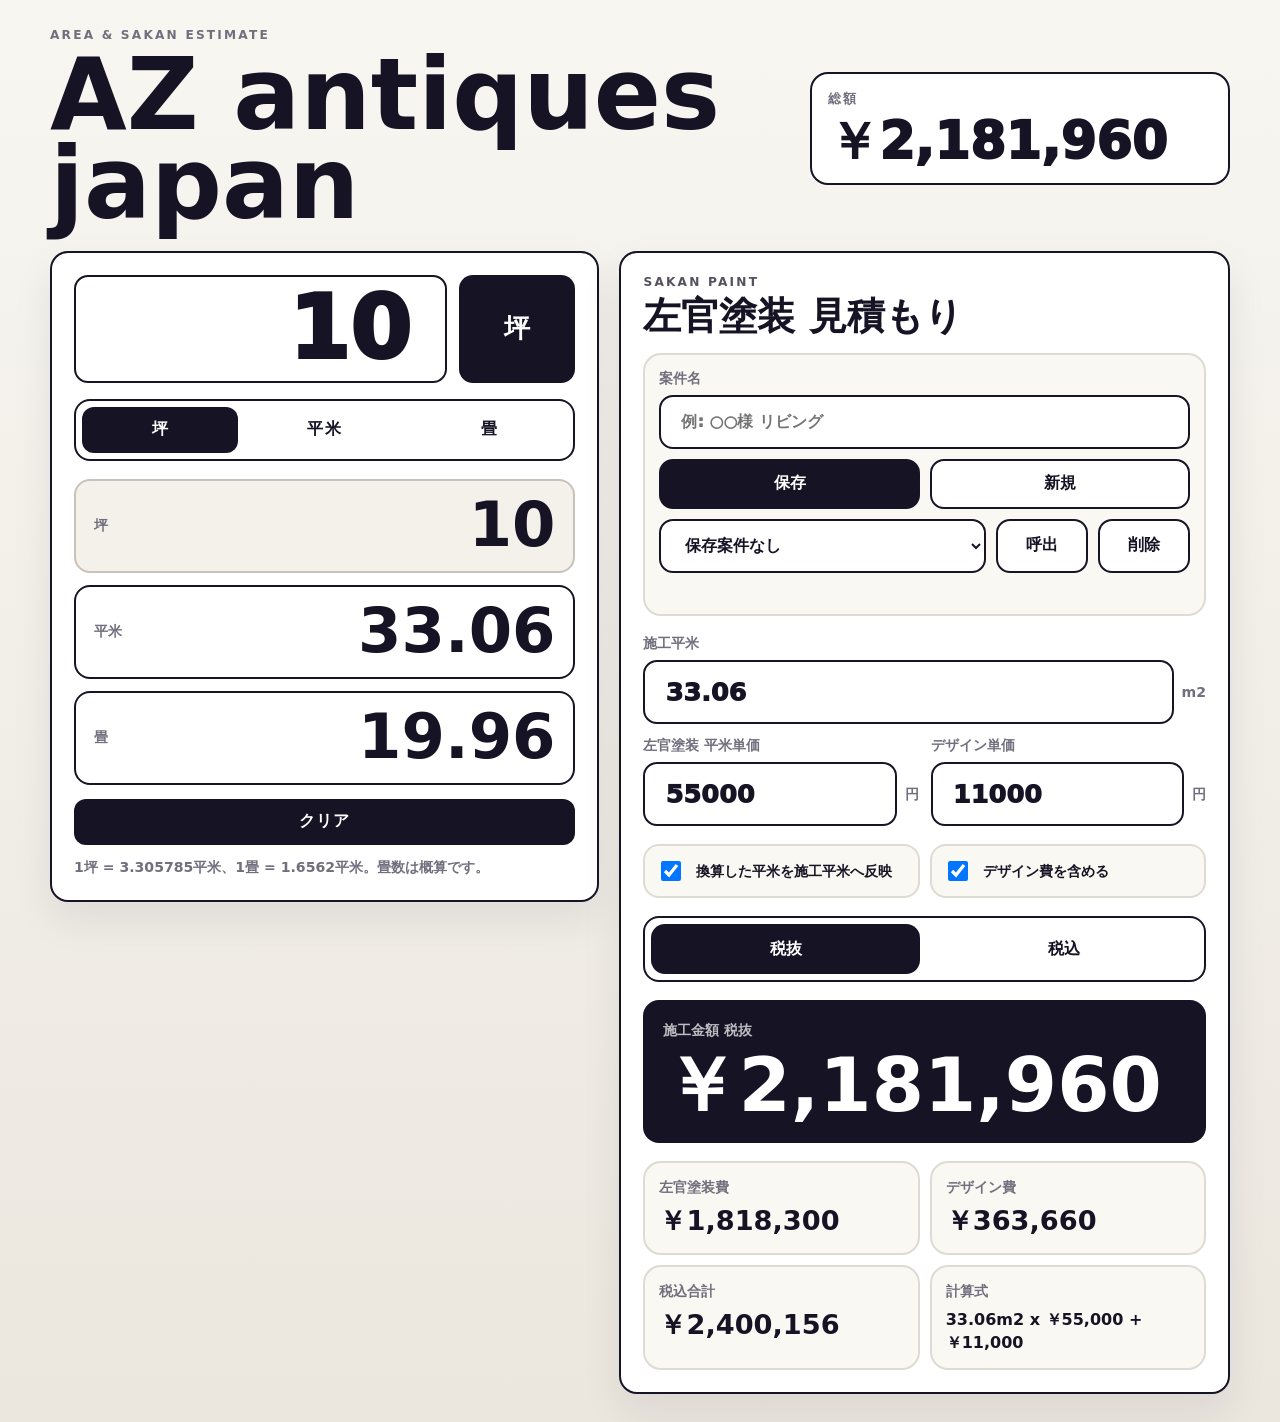
<file: index.html>
<!doctype html>
<html lang="ja">
  <head>
    <meta charset="UTF-8" />
    <meta name="viewport" content="width=device-width, initial-scale=1.0" />
    <title>AZ antiques japan Estimate</title>
    <link rel="icon" type="image/png" sizes="32x32" href="icons/favicon-32.png" />
    <link rel="icon" type="image/png" sizes="192x192" href="icons/madori-icon-192.png" />
    <link rel="apple-touch-icon" sizes="180x180" href="icons/apple-touch-icon.png" />
    <meta name="theme-color" content="#151324" />
    <meta name="apple-mobile-web-app-title" content="AZ Estimate" />
    <link rel="stylesheet" href="styles.css" />
  </head>
  <body>
    <main class="app-shell">
      <section class="hero-panel" aria-label="坪・平米・畳 電卓">
        <header class="brand-row">
          <div>
            <p class="eyebrow">AREA & SAKAN ESTIMATE</p>
            <h1>AZ antiques japan</h1>
          </div>
          <div class="brand-total" aria-label="総額">
            <span>総額</span>
            <strong id="headerTotal">¥0</strong>
          </div>
        </header>

        <section class="converter-grid">
          <section class="calculator-card">
            <div class="input-stage">
              <input id="areaInput" type="number" value="10" min="0" step="0.01" aria-label="数値" />
              <div class="unit-badge" id="inputUnitLabel">坪</div>
            </div>

            <div class="unit-tabs" aria-label="入力する単位">
              <button class="unit-button active" data-unit="tsubo" type="button">坪</button>
              <button class="unit-button" data-unit="m2" type="button">平米</button>
              <button class="unit-button" data-unit="tatami" type="button">畳</button>
            </div>

            <div class="result-stack">
              <article class="result-row highlight">
                <span>坪</span>
                <strong id="tsuboResult">0</strong>
              </article>
              <article class="result-row">
                <span>平米</span>
                <strong id="m2Result">0</strong>
              </article>
              <article class="result-row">
                <span>畳</span>
                <strong id="tatamiResult">0</strong>
              </article>
            </div>

            <button class="clear-button" id="clearButton" type="button">クリア</button>
            <p class="note">1坪 = 3.305785平米、1畳 = 1.6562平米。畳数は概算です。</p>
          </section>

          <section class="estimate-card" aria-label="左官塗装見積もり">
            <div class="section-heading">
              <p class="eyebrow">SAKAN PAINT</p>
              <h2>左官塗装 見積もり</h2>
            </div>

            <section class="project-panel" aria-label="案件保存">
              <label class="wide-field">
                案件名
                <input id="projectName" type="text" placeholder="例: ○○様 リビング" autocomplete="off" />
              </label>
              <div class="project-actions">
                <button id="saveProject" type="button">保存</button>
                <button id="newProject" type="button">新規</button>
              </div>
              <div class="saved-project-row">
                <select id="savedProjects" aria-label="保存案件"></select>
                <button id="loadProject" type="button">呼出</button>
                <button id="deleteProject" type="button">削除</button>
              </div>
              <p id="projectStatus" class="project-status" aria-live="polite"></p>
            </section>

            <div class="estimate-fields">
              <label class="wide-field">
                施工平米
                <span class="input-wrap"><input id="sakanArea" type="number" value="33.06" min="0" step="0.01" />m2</span>
              </label>
              <label>
                左官塗装 平米単価
                <span class="input-wrap"><input id="sakanRate" type="number" value="55000" min="0" step="1000" />円</span>
              </label>
              <label>
                デザイン単価
                <span class="input-wrap"><input id="designRate" type="number" value="11000" min="0" step="1000" />円</span>
              </label>
            </div>

            <div class="toggle-row">
              <label class="toggle-line">
                <input id="syncArea" type="checkbox" checked />
                換算した平米を施工平米へ反映
              </label>
              <label class="toggle-line">
                <input id="includeDesign" type="checkbox" checked />
                デザイン費を含める
              </label>
            </div>

            <div class="tax-switch" aria-label="合計表示">
              <button class="active" data-tax-mode="ex" type="button">税抜</button>
              <button data-tax-mode="in" type="button">税込</button>
            </div>

            <div class="total-box">
              <span id="grandTotalLabel">施工金額 税抜</span>
              <strong id="grandTotal">¥0</strong>
            </div>

            <div class="breakdown-grid">
              <article>
                <span>左官塗装費</span>
                <strong id="sakanCost">¥0</strong>
              </article>
              <article>
                <span>デザイン費</span>
                <strong id="designCost">¥0</strong>
              </article>
              <article>
                <span id="taxCompareLabel">税込合計</span>
                <strong id="taxTotal">¥0</strong>
              </article>
              <article>
                <span>計算式</span>
                <strong id="formulaText">-</strong>
              </article>
            </div>
          </section>
        </section>
      </section>
    </main>

    <script src="app.js"></script>
  </body>
</html>
</file>
<file: styles.css>
:root {
  --ink: #151324;
  --paper: #fffdf9;
  --panel: #ffffff;
  --line: #171425;
  --muted: #716f7d;
  --cream: #f4f1ea;
  --cream-line: #c9c2b8;
  --accent: #151324;
  --accent-2: #f5f2ec;
  --green: #55515e;
  font-family:
    Inter, ui-sans-serif, system-ui, -apple-system, BlinkMacSystemFont, "Segoe UI",
    sans-serif;
}

* {
  box-sizing: border-box;
}

body {
  margin: 0;
  min-height: 100vh;
  background: linear-gradient(180deg, #f8f6f1 0%, #ebe7df 100%);
  color: var(--ink);
}

button,
input,
select {
  font: inherit;
}

.app-shell {
  min-height: 100vh;
  padding: 28px;
}

.hero-panel {
  max-width: 1180px;
  margin: 0 auto;
}

.brand-row {
  display: grid;
  grid-template-columns: 1fr minmax(260px, 420px);
  gap: 28px;
  align-items: center;
  margin-bottom: 22px;
}

.eyebrow {
  margin: 0 0 8px;
  color: var(--muted);
  font-size: 0.76rem;
  font-weight: 900;
  letter-spacing: 0.18em;
}

h1,
h2,
p {
  margin-top: 0;
}

h1 {
  margin-bottom: 0;
  color: var(--ink);
  font-size: clamp(3rem, 9vw, 6.2rem);
  line-height: 0.9;
  letter-spacing: 0;
}

h2 {
  margin-bottom: 0;
  font-size: clamp(1.6rem, 4vw, 2.4rem);
  line-height: 1;
}

.brand-total,
.unit-tabs {
  display: grid;
  gap: 8px;
  border: 2px solid var(--line);
  border-radius: 18px;
  background: #fff;
  padding: 16px;
}

.brand-total span {
  color: var(--muted);
  font-size: 0.82rem;
  font-weight: 950;
  letter-spacing: 0.14em;
}

.brand-total strong {
  color: var(--ink);
  font-size: clamp(2rem, 5vw, 3.2rem);
  font-weight: 950;
  line-height: 1;
}

.unit-button,
.clear-button {
  min-height: 46px;
  border: 0;
  border-radius: 12px;
  background: transparent;
  color: var(--ink);
  cursor: pointer;
  font-weight: 950;
  letter-spacing: 0.08em;
}

.unit-button.active,
.clear-button {
  background: var(--accent);
  color: #fff;
}

.converter-grid {
  display: grid;
  grid-template-columns: minmax(360px, 0.9fr) minmax(420px, 1fr);
  gap: 20px;
  align-items: start;
}

.calculator-card,
.estimate-card {
  border: 2px solid var(--line);
  border-radius: 18px;
  background: var(--panel);
  padding: 22px;
  box-shadow: 0 18px 40px rgba(21, 19, 36, 0.08);
}

.input-stage {
  display: grid;
  grid-template-columns: 1fr 116px;
  gap: 12px;
  margin-bottom: 16px;
}

input,
select {
  width: 100%;
  min-width: 0;
  border: 2px solid var(--line);
  border-radius: 14px;
  background: #fff;
  color: var(--ink);
  outline: none;
  padding: 0 20px;
  font-weight: 950;
}

input:focus,
select:focus {
  box-shadow: 0 0 0 4px rgba(21, 19, 36, 0.1);
}

#areaInput {
  height: 108px;
  text-align: right;
  font-size: clamp(3rem, 11vw, 5.5rem);
}

.unit-badge {
  display: grid;
  min-height: 108px;
  place-items: center;
  border-radius: 14px;
  background: var(--accent);
  color: #fff;
  font-size: 1.6rem;
  font-weight: 950;
}

.unit-tabs {
  grid-template-columns: repeat(3, 1fr);
  margin-bottom: 18px;
  border-radius: 16px;
  padding: 6px;
}

.result-stack {
  display: grid;
  gap: 12px;
}

.result-row {
  display: grid;
  grid-template-columns: 1fr auto;
  align-items: center;
  min-height: 94px;
  border: 2px solid var(--line);
  border-radius: 16px;
  padding: 0 18px;
}

.result-row.highlight {
  border-color: var(--cream-line);
  background: var(--cream);
}

.result-row span,
.breakdown-grid span,
.total-box span,
label,
.note {
  color: var(--muted);
  font-size: 0.88rem;
  font-weight: 850;
}

.result-row strong {
  font-size: clamp(2rem, 8vw, 3.9rem);
  line-height: 1;
}

.clear-button {
  width: 100%;
  margin-top: 14px;
}

.note {
  margin: 12px 0 0;
  line-height: 1.55;
}

.estimate-card {
  display: grid;
  gap: 18px;
}

.project-panel {
  display: grid;
  gap: 10px;
  border: 2px solid #dedbd4;
  border-radius: 18px;
  background: #faf8f3;
  padding: 14px;
}

#projectName,
#savedProjects {
  height: 54px;
  background: #fff;
  font-size: 1rem;
}

.project-actions,
.saved-project-row,
.tax-switch {
  display: grid;
  gap: 10px;
}

.project-actions {
  grid-template-columns: 1fr 1fr;
}

.saved-project-row {
  grid-template-columns: minmax(0, 1fr) 92px 92px;
}

.project-actions button,
.saved-project-row button,
.tax-switch button {
  min-height: 50px;
  border: 2px solid var(--line);
  border-radius: 14px;
  background: #fff;
  color: var(--ink);
  cursor: pointer;
  font-weight: 950;
}

.project-actions button:first-child,
.tax-switch button.active {
  background: var(--accent);
  color: #fff;
}

.project-status {
  min-height: 1.3em;
  margin: 0;
  color: var(--muted);
  font-size: 0.82rem;
  font-weight: 850;
}

.section-heading .eyebrow {
  color: var(--green);
}

.estimate-fields {
  display: grid;
  grid-template-columns: 1fr 1fr;
  gap: 12px;
}

label {
  display: grid;
  gap: 7px;
}

.wide-field {
  grid-column: 1 / -1;
}

.input-wrap {
  display: grid;
  grid-template-columns: 1fr auto;
  align-items: center;
  gap: 8px;
}

.input-wrap input {
  height: 64px;
  font-size: 1.6rem;
}

.toggle-row {
  display: grid;
  grid-template-columns: 1fr 1fr;
  gap: 10px;
}

.tax-switch {
  grid-template-columns: 1fr 1fr;
  border: 2px solid var(--line);
  border-radius: 16px;
  background: #fff;
  padding: 6px;
}

.tax-switch button {
  border: 0;
}

.toggle-line {
  display: flex;
  align-items: center;
  min-height: 54px;
  border: 2px solid #dedbd4;
  border-radius: 16px;
  padding: 0 12px;
  background: #faf8f3;
  color: var(--ink);
}

.toggle-line input {
  width: 20px;
  height: 20px;
  margin-right: 8px;
  padding: 0;
}

.total-box {
  border-radius: 16px;
  background: var(--accent);
  color: #fff;
  padding: 20px;
}

.total-box span {
  color: rgba(255, 255, 255, 0.72);
}

.total-box strong {
  display: block;
  margin-top: 8px;
  font-size: clamp(2.4rem, 7vw, 4.7rem);
  line-height: 1;
}

.breakdown-grid {
  display: grid;
  grid-template-columns: repeat(2, minmax(0, 1fr));
  gap: 10px;
}

.breakdown-grid article {
  min-height: 94px;
  border: 2px solid #dedbd4;
  border-radius: 18px;
  background: #faf8f3;
  padding: 14px;
}

.breakdown-grid strong {
  display: block;
  margin-top: 8px;
  font-size: clamp(1.1rem, 3vw, 1.7rem);
  line-height: 1.15;
}

#formulaText {
  font-size: 1rem;
  line-height: 1.4;
}

@media (max-width: 920px) {
  .brand-row,
  .converter-grid {
    grid-template-columns: 1fr;
  }
}

@media (max-width: 620px) {
  .app-shell {
    padding: 12px;
  }

  .calculator-card,
  .estimate-card {
    border-radius: 16px;
    padding: 16px;
  }

  .input-stage,
  .estimate-fields,
  .toggle-row,
  .project-actions,
  .saved-project-row,
  .breakdown-grid {
    grid-template-columns: 1fr;
  }

  .unit-badge {
    min-height: 64px;
  }

  #areaInput {
    height: 92px;
  }
}
</file>
